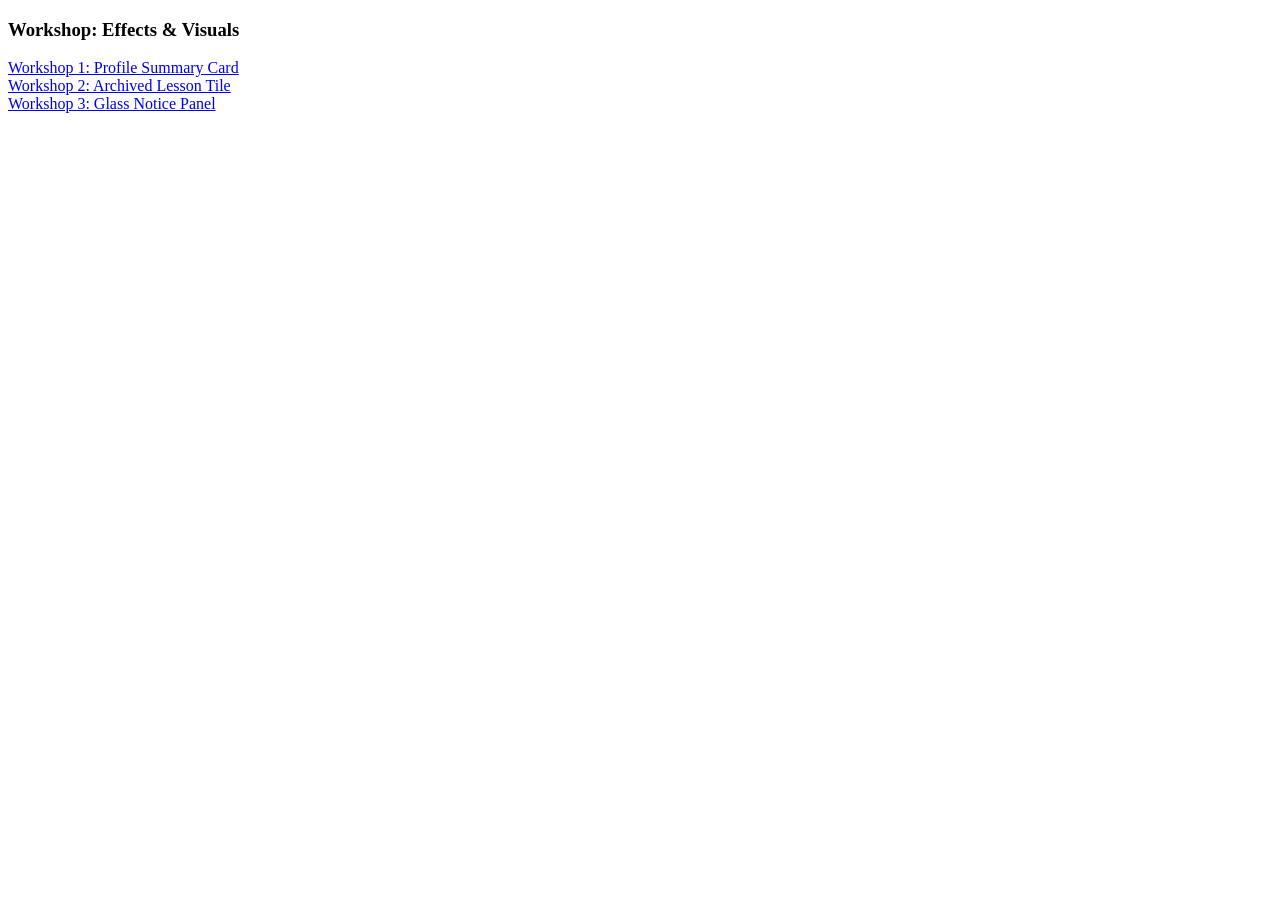
<file: index.html>
<!doctype html>
<html lang="en">
  <head>
    <meta charset="UTF-8" />
    <meta name="viewport" content="width=device-width, initial-scale=1.0" />
    <title>Document</title>
  </head>
  <body>
    <h3>Workshop: Effects & Visuals</h3>
    <a href="workshop1.html">Workshop 1: Profile Summary Card</a>
    <br />
    <a href="workshop2.html">Workshop 2: Archived Lesson Tile</a>
    <br />
    <a href="workshop3.html">Workshop 3: Glass Notice Panel </a>
  </body>
</html>
</file>
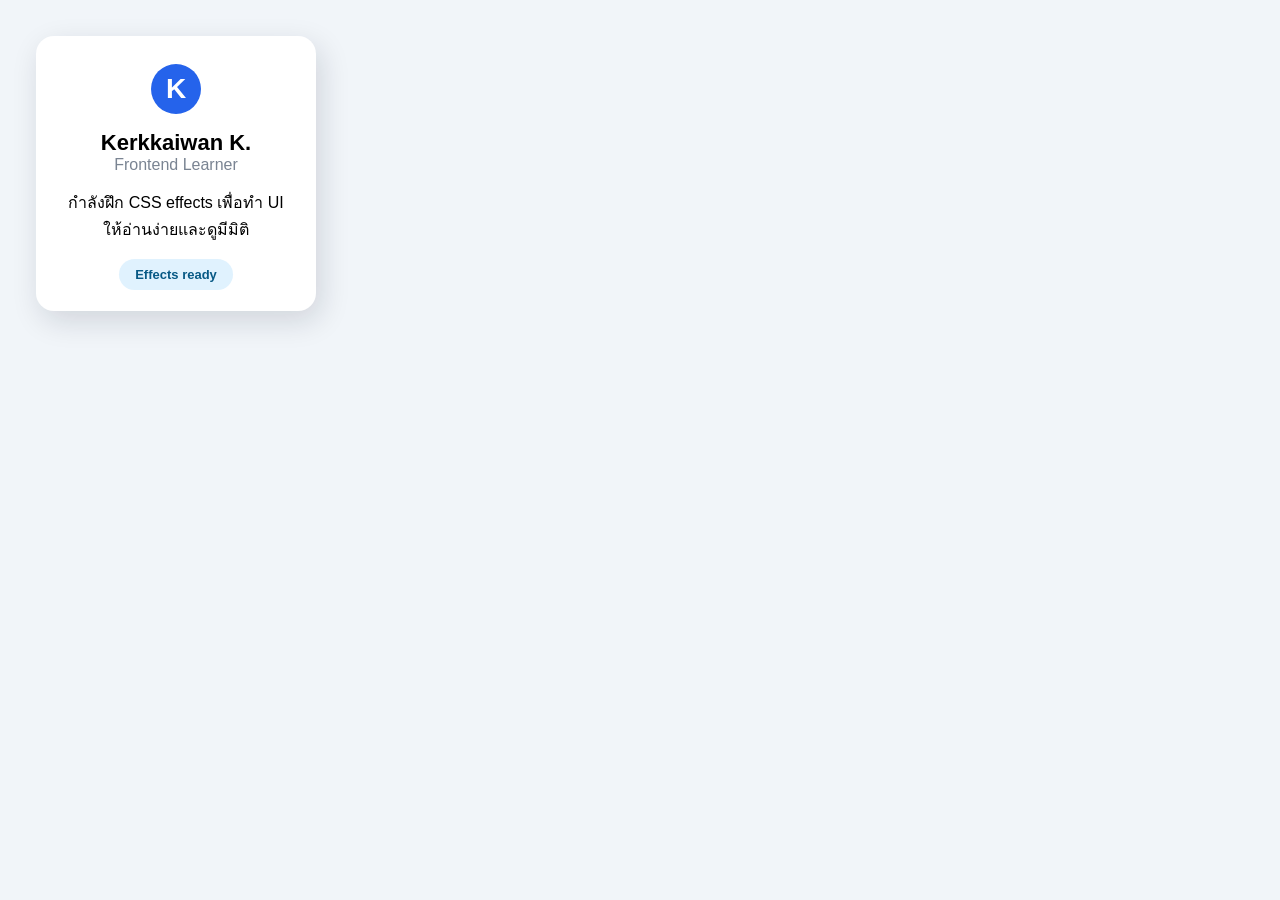
<file: workshop1.html>
<!doctype html>
<html lang="en">
  <head>
    <meta charset="UTF-8" />
    <meta name="viewport" content="width=device-width, initial-scale=1.0" />
    <link rel="stylesheet" href="workshop1.css" />
    <title>Document</title>
  </head>
  <body>
    <article class="profile-card">
      <div class="avatar">K</div>
      <h2 class="name">Kerkkaiwan K.</h2>
      <p class="role">Frontend Learner</p>
      <p class="bio">กำลังฝึก CSS effects เพื่อทำ UI ให้อ่านง่ายและดูมีมิติ</p>
      <span class="badge">Effects ready</span>
    </article>
  </body>
</html>
</file>
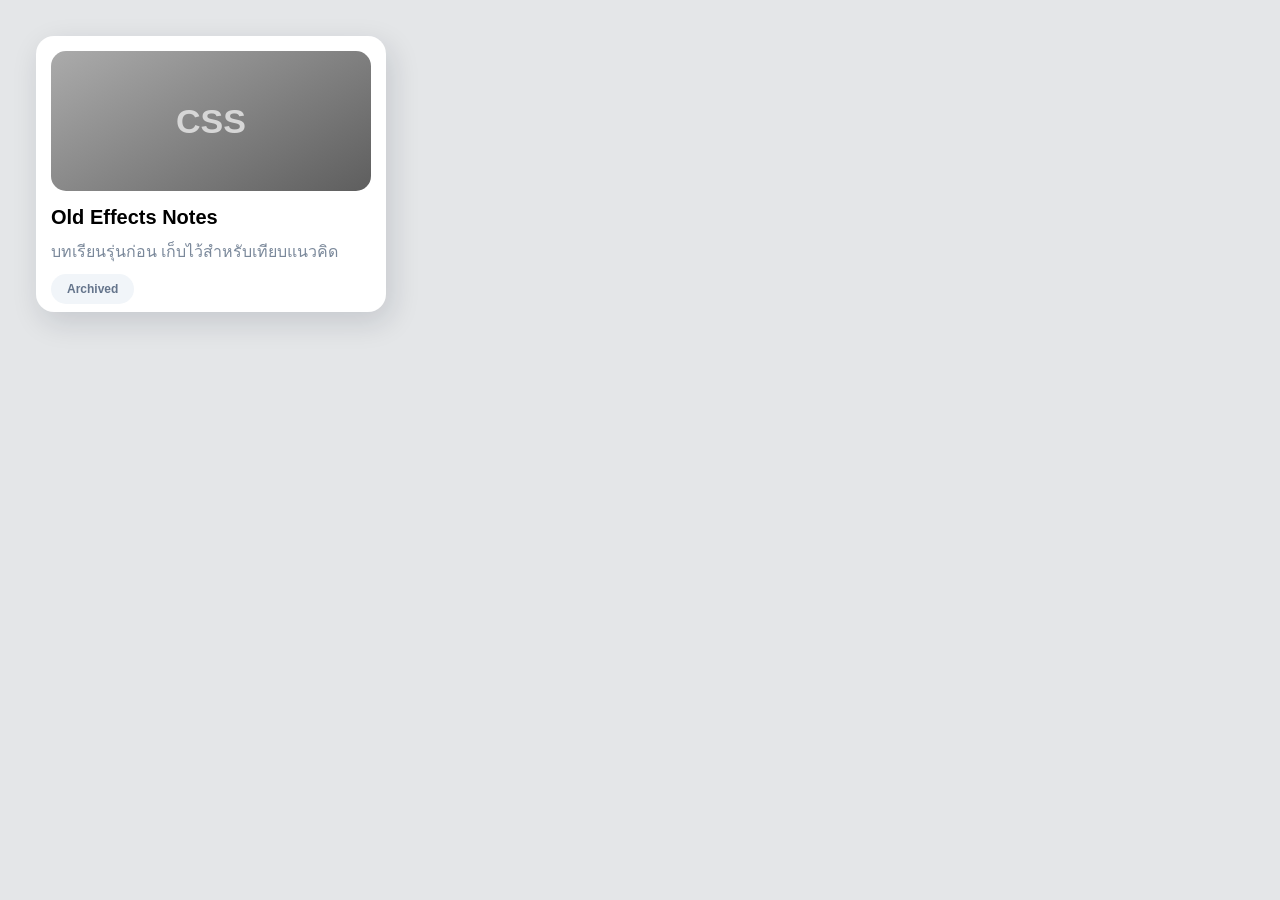
<file: workshop2.html>
<!doctype html>
<html lang="en">
  <head>
    <meta charset="UTF-8" />
    <meta name="viewport" content="width=device-width, initial-scale=1.0" />
    <link rel="stylesheet" href="workshop2.css" />
    <title>Document</title>
  </head>
  <body>
    <article class="lesson-tile">
      <div class="cover">CSS</div>
      <h2>Old Effects Notes</h2>
      <p>บทเรียนรุ่นก่อน เก็บไว้สำหรับเทียบแนวคิด</p>
      <span class="status">Archived</span>
    </article>
  </body>
</html>
</file>
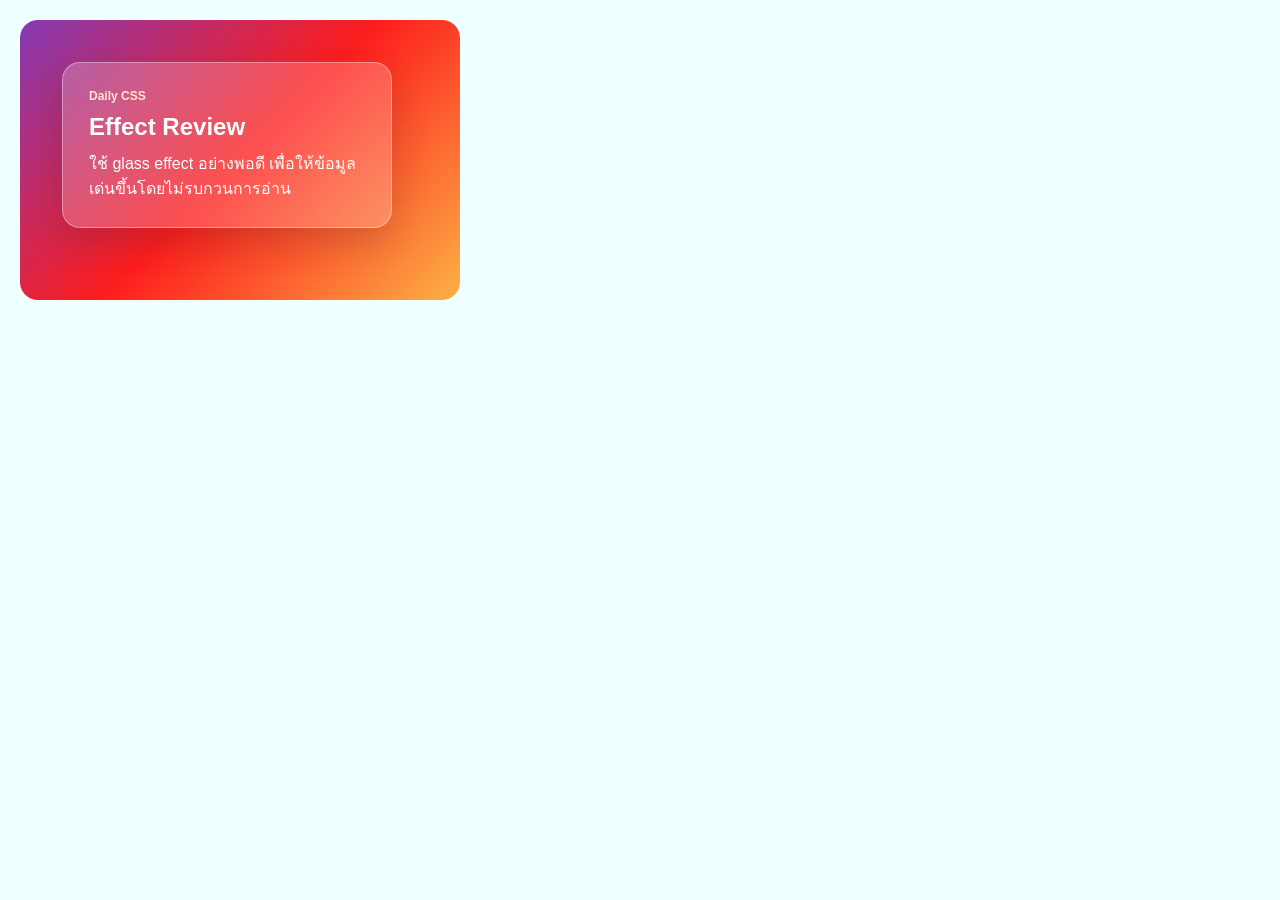
<file: workshop3.html>
<!doctype html>
<html lang="en">
  <head>
    <meta charset="UTF-8" />
    <meta name="viewport" content="width=device-width, initial-scale=1.0" />
    <link rel="stylesheet" href="workshop3.css" />
    <title>Document</title>
  </head>
  <body>
    <section class="scene">
      <article class="glass-panel">
        <p class="eyebrow">Daily CSS</p>
        <h2>Effect Review</h2>
        <p>
          ใช้ glass effect อย่างพอดี เพื่อให้ข้อมูลเด่นขึ้นโดยไม่รบกวนการอ่าน
        </p>
      </article>
    </section>
  </body>
</html>
</file>
<file: workshop1.css>
*{
    box-sizing: border-box;
    margin: 0;
    padding: 0;
    font-family: sans-serif;
}

body{
    background: #f1f5f9;
    padding: 36px;
}

.profile-card{
    width: 280px;
    padding: 28px;
    background: #ffffff;
    border-radius: 18px;
    box-shadow: 5px 10px 30px rgba(15, 23, 42, 0.14);
    text-align: center;
}

.avatar{
    margin: 0 auto 16px;
    font-size: 28px;
    font-weight: 700;
    border-radius: 50%;
    background: #2563eb;
    color: white;
    font-size: 28px;
    width: 50px;
    height: 50px;
    line-height:50px;
}
.name{
    margin-bottom: 0px;
    font-size: 22px;

}

.role{  
    color: #475569;
    opacity: 0.72;
    margin-bottom: 15px;
}

.bio{
    line-height: 1.7;
    margin-bottom: 22px;
}

.badge{
    margin-top: 30px;
    border-radius: 9999px;
    font-size: 13px;
    font-weight: 700;
    background: #e0f2fe;
    color: #075985;
    padding: 8px 16px;
}
</file>
<file: workshop2.css>
*{
    box-sizing: border-box;
    margin: 0;
    padding: 0;
    font-family: sans-serif;
}

body{
    background: #e4e6e8;
    padding: 36px;
}

.lesson-tile{
    width: 350px;
    padding: 15px;
    background: #ffffff;
    border-radius: 18px;
    box-shadow: 5px 10px 30px rgba(15, 23, 42, 0.14);

}

.cover{
    text-align: center;
    line-height: 140px;
    background: #ababab;
    background: linear-gradient(150deg,rgba(171, 171, 171, 1) 0%, rgba(94, 94, 94, 1) 100%);
    border-radius: 15px;
    font-size: 34px;
    font-weight: 700;
    color: rgb(214, 214, 214);
    height: 140px;
    margin: 0 0 15px;
}

h2{
    font-size: 20px;
    margin: 0 0 10px;
}

p{
    color: #7a889a;

    margin-bottom: 15px;
}

.status{
    background: #f1f5f9;
    color: #64748b;
    border-radius: 9999px;
    font-size: 12px;
    font-weight: 700;
    padding: 8px 16px;
}
</file>
<file: workshop3.css>
*{
    box-sizing: border-box;
    margin: 0;
    padding: 0;
    font-family: sans-serif;
}

body{
    background-color: azure;
}

.scene{
    margin: 20px;
    border-radius: 18px;
    background: #833AB4;
    background: linear-gradient(135deg, rgba(131, 58, 180, 1) 0%, rgba(253, 29, 29, 1) 50%, rgba(252, 176, 69, 1) 100%);
    width: 440px;
    min-height: 280px;
    padding: 42px;
}

.glass-panel{
    width: 330px;
    padding: 26px;
    border-radius: 18px;
    color: white;
    background: rgba(255, 255, 255, 0.22);
    box-shadow: 0 14px 34px rgba(32, 32, 32, 0.18);
      border: 1px solid rgba(255, 255, 255, 0.36);
    backdrop-filter: blur(14px);

}

.eyebrow{
    font-size: 12px;
    font-weight: 700;
    color: rgb(255, 233, 204);
    margin: 0 0 10px;
}

h2{
    margin: 0 0 10px;
}
</file>
